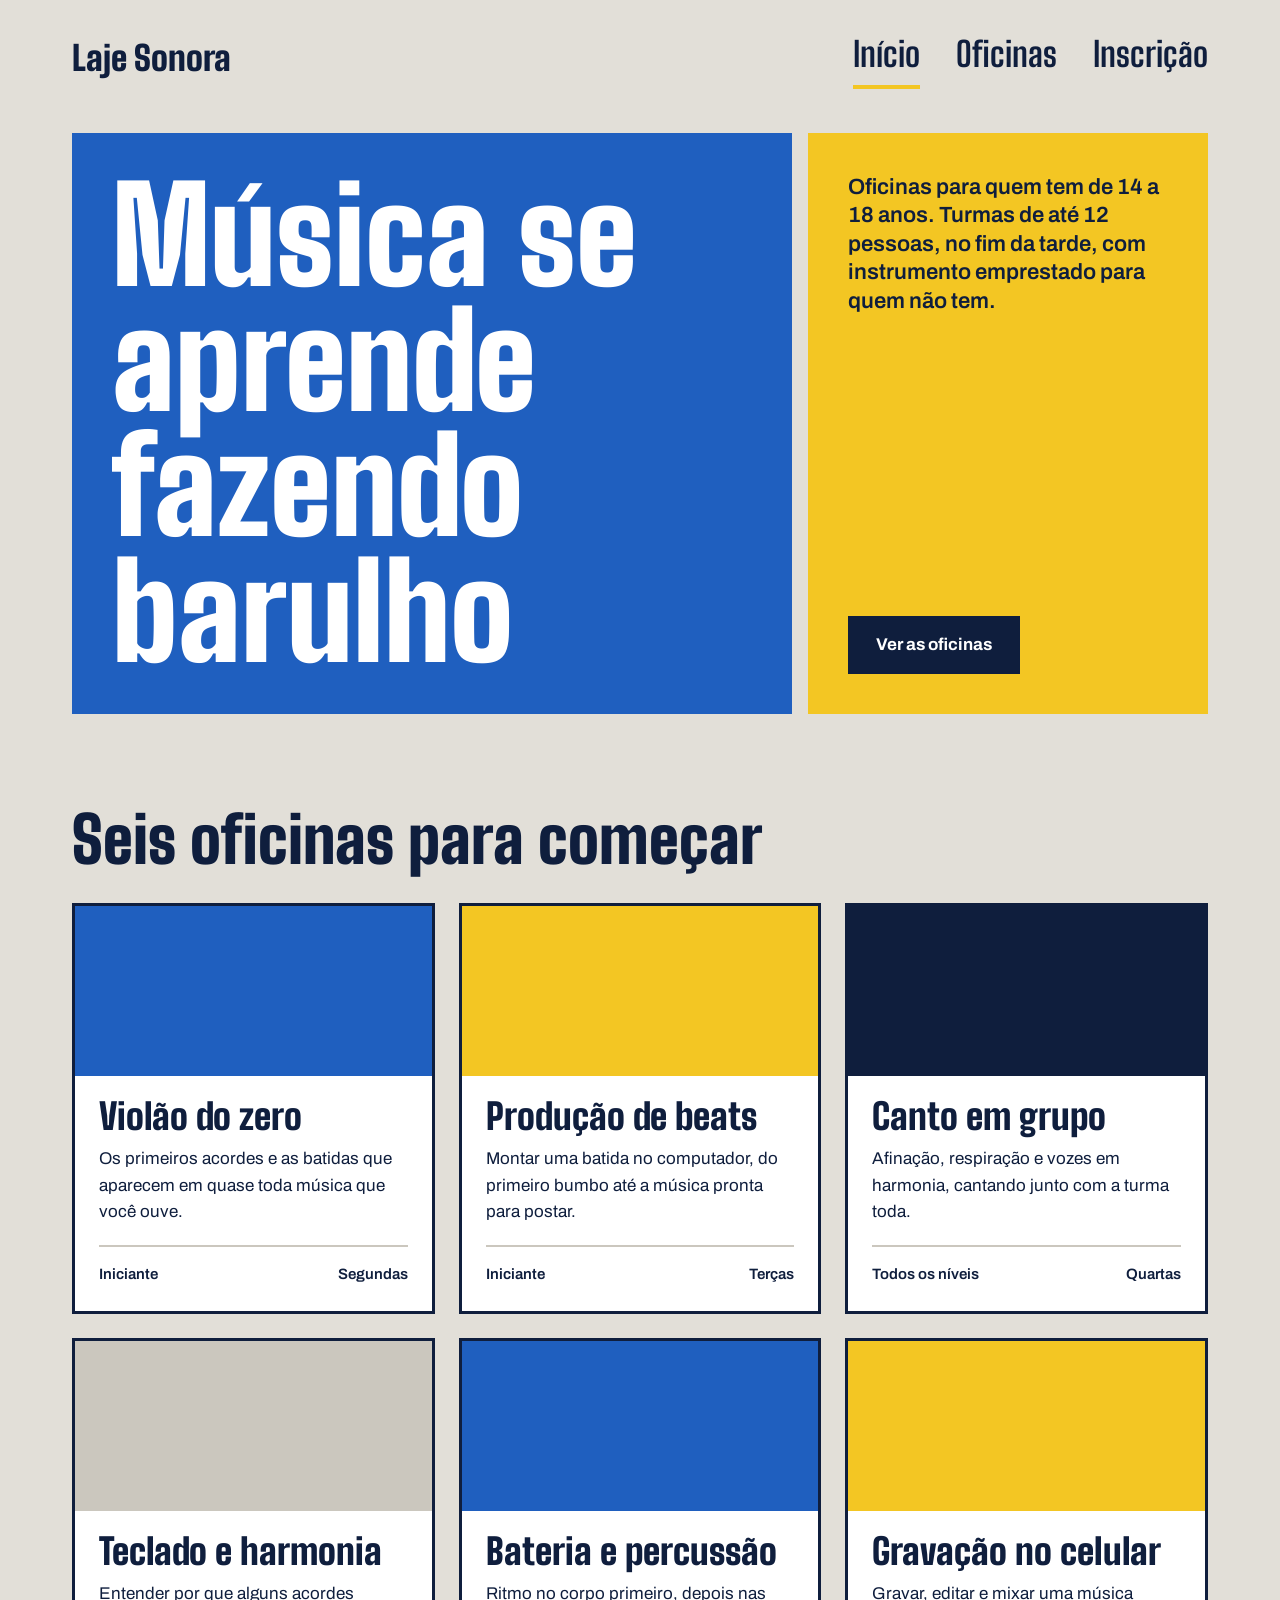
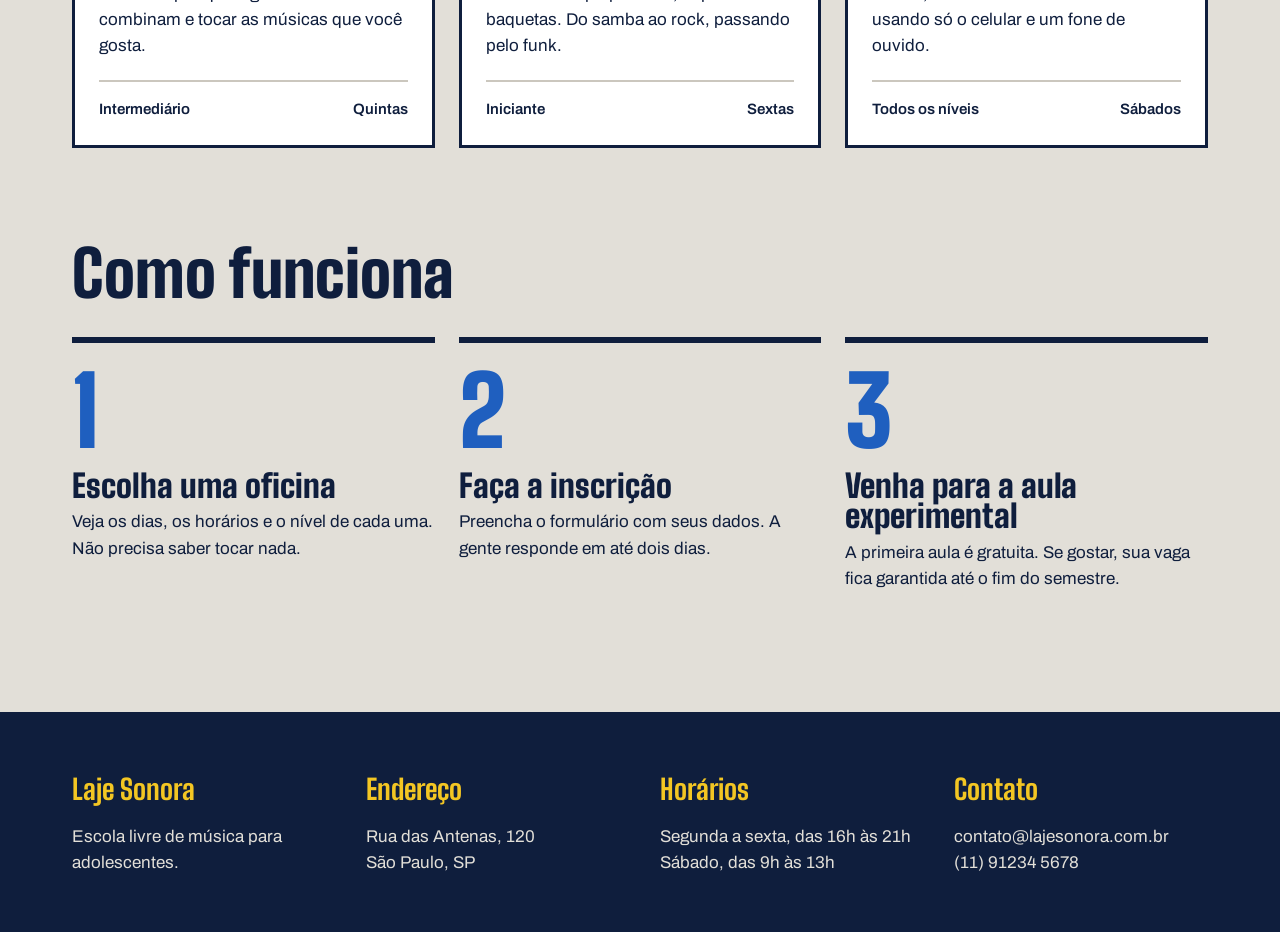
<file: index.html>
<!DOCTYPE html>
<html lang="pt-BR">
<head>
    <meta charset="UTF-8">
    <meta name="viewport" content="width=device-width, initial-scale=1.0">
    <title>Laje Sonora | Início</title>
    <link rel="preconnect" href="https://fonts.googleapis.com">
    <link rel="preconnect" href="https://fonts.gstatic.com" crossorigin>
    <link href="https://fonts.googleapis.com/css2?family=Archivo:ital,wght@0,100..900;1,100..900&family=Big+Shoulders:opsz,wght@10..72,100..900&display=swap" rel="stylesheet">
    <link rel="stylesheet" href="index.css">
</head>

<body>
<header class="conteudo topo">
    <a class="logo" href="index.html">Laje Sonora</a>

    <nav class="menu">
        <a href="./index.html" class="atual">Início</a>
        <a href="./oficinas.html">Oficinas</a>
        <a href="./inscricao.html">Inscrição</a>
    </nav>
</header>

<main>
    <section class="conteudo cartazes">
        <div class="cartaz cartaz-principal">
            <h1>
                Música se aprende fazendo barulho
            </h1>
        </div>
        <div class="cartaz cartaz-lateral">
            <p>Oficinas para quem tem de 14 a 18 anos. Turmas de até 12 pessoas, no fim da tarde, com instrumento emprestado para quem não tem.</p>
            <a href="oficinas.html" class="botao">Ver as oficinas</a>
        </div>
    </section>

    <section class="conteudo secao">
        <h2 class="titulo-secao">
            Seis oficinas para começar
        </h2>
        <div class="cards">
            <article class="card">
                <div class="foto foto-azul"></div>
                <div class="card-texto">
                    <h3>
                        Violão do zero
                    </h3>
                    <p>Os primeiros acordes e as batidas que aparecem em quase toda música que você ouve.</p>
                    <div class="card-info">
                        <span>Iniciante</span>
                        <span>Segundas</span>
                    </div>
                </div>
            </article>

            <article class="card">
                <div class="foto foto-amarela"></div>
                <div class="card-texto">
                    <h3>
                        Produção de beats
                    </h3>
                    <p>Montar uma batida no computador, do primeiro bumbo até a música pronta para postar.</p>
                    <div class="card-info">
                        <span>Iniciante</span>
                        <span>Terças</span>
                    </div>
                </div>
            </article>

            <article class="card">
                <div class="foto foto-tinta"></div>
                <div class="card-texto">
                    <h3>
                        Canto em grupo
                    </h3>
                    <p>Afinação, respiração e vozes em harmonia, cantando junto com a turma toda.</p>
                    <div class="card-info">
                        <span>Todos os níveis</span>
                        <span>Quartas</span>
                    </div>
                </div>
            </article>

            <article class="card">
                <div class="foto"></div>
                <div class="card-texto">
                    <h3>
                        Teclado e harmonia
                    </h3>
                    <p>Entender por que alguns acordes combinam e tocar as músicas que você gosta.</p>
                    <div class="card-info">
                        <span>Intermediário</span>
                        <span>Quintas</span>
                    </div>
                </div>
            </article>

            <article class="card">
                <div class="foto foto-azul"></div>
                <div class="card-texto">
                    <h3>
                        Bateria e percussão
                    </h3>
                    <p>Ritmo no corpo primeiro, depois nas baquetas. Do samba ao rock, passando pelo funk.</p>
                    <div class="card-info">
                        <span>Iniciante</span>
                        <span>Sextas</span>
                    </div>
                </div>
            </article>

            <article class="card">
                <div class="foto foto-amarela"></div>
                <div class="card-texto">
                    <h3>
                        Gravação no celular
                    </h3>
                    <p>Gravar, editar e mixar uma música usando só o celular e um fone de ouvido.</p>
                    <div class="card-info">
                        <span>Todos os níveis</span>
                        <span>Sábados</span>
                    </div>
                </div>
            </article>
        </div>
    </section>

    <section class="conteudo secao">
        <h2 class="titulo-secao">
            Como funciona
        </h2>
        <div class="passos">
            <div class="passo">
                <p class="passo-numero">1</p>
                <h3>
                    Escolha uma oficina
                </h3>
                <p>Veja os dias, os horários e o nível de cada uma. Não precisa saber tocar nada.</p>
            </div>
            <div class="passo">
                <p class="passo-numero">2</p>
                <h3>
                    Faça a inscrição
                </h3>
                <p>Preencha o formulário com seus dados. A gente responde em até dois dias.</p>
            </div>
            <div class="passo">
                <p class="passo-numero">3</p>
                <h3>
                    Venha para a aula experimental
                </h3>
                <p>A primeira aula é gratuita. Se gostar, sua vaga fica garantida até o fim do semestre.</p>
            </div>
        </div>
    </section>
</main>

<footer class="rodape">
    <div class="conteudo rodape-colunas">
        <div class="rodape-coluna">
            <h4>
                Laje Sonora
            </h4>
            <p>Escola livre de música para adolescentes.</p>
        </div>
        <div class="rodape-coluna">
            <h4>
                Endereço
            </h4>
            <p>Rua das Antenas, 120 <br> São Paulo, SP</p>
        </div>
        <div class="rodape-coluna">
            <h4>
                Horários
            </h4>
            <p>Segunda a sexta, das 16h às 21h <br> Sábado, das 9h às 13h</p>
        </div>
        <div class="rodape-coluna">
            <h4>
                Contato
            </h4>
            <p>contato@lajesonora.com.br <br> (11) 91234 5678</p>
        </div>
    </div>
</footer>
</body>
</html>
</file>
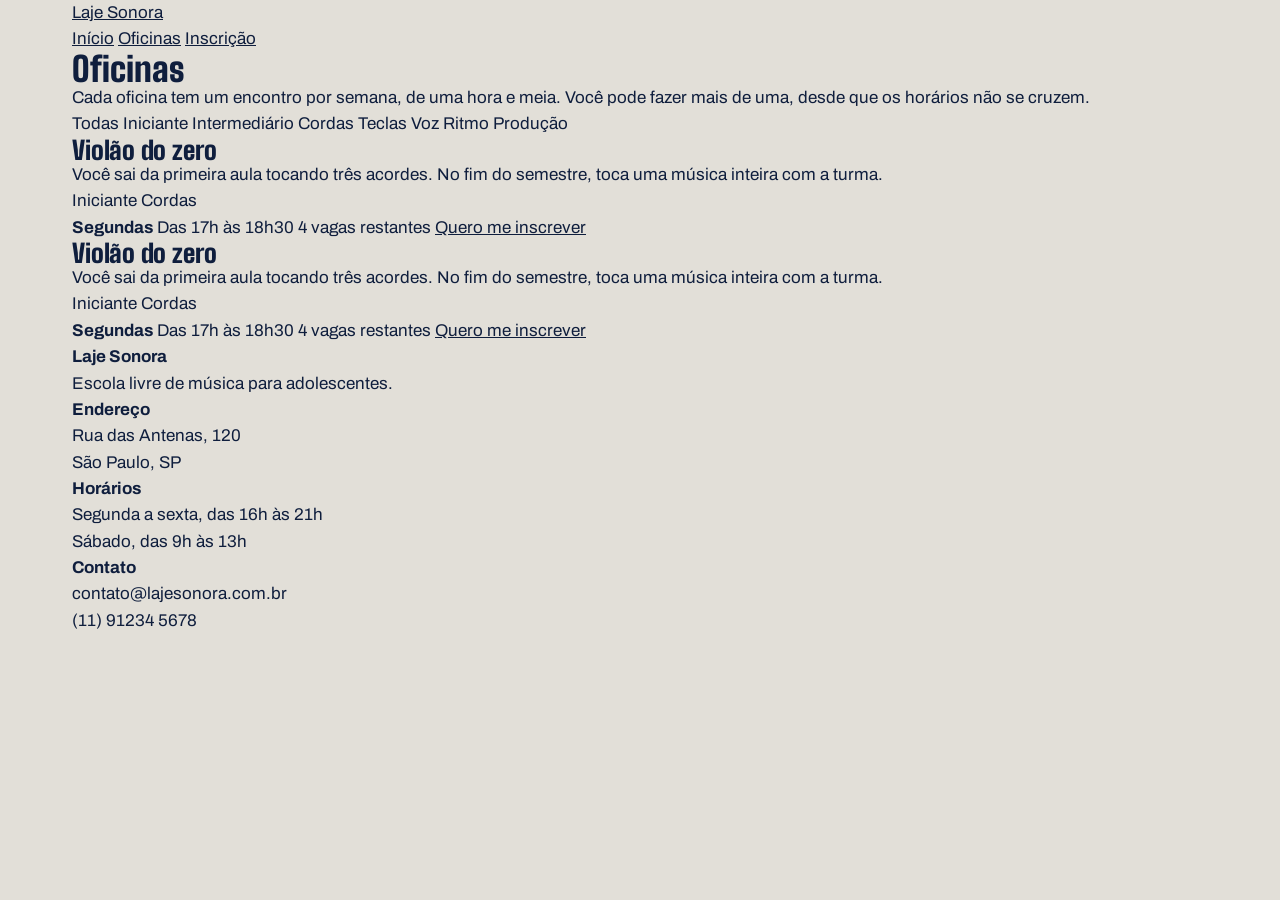
<file: oficinas.html>
<!DOCTYPE html>
<html lang="pt-BR">
<head>
    <meta charset="UTF-8">
    <meta name="viewport" content="width=device-width, initial-scale=1.0">
    <title>Laje Sonora | Oficinas</title>
    <link rel="preconnect" href="https://fonts.googleapis.com">
    <link rel="preconnect" href="https://fonts.gstatic.com" crossorigin>
    <link href="https://fonts.googleapis.com/css2?family=Archivo:ital,wght@0,100..900;1,100..900&family=Big+Shoulders:opsz,wght@10..72,100..900&display=swap" rel="stylesheet">
    <link rel="stylesheet" href="oficinas.css">
</head>

<body>
<header class="conteudo topo">
    <a class="logo" href="index.html">Laje Sonora</a>

    <nav class="menu">
        <a href="./index.html" >Início</a>
        <a href="oficinas.html" class="atual">Oficinas</a>
        <a href="inscricao.html">Inscrição</a>
    </nav>
</header>

<main class="conteudo">
    <h1 class="titulo-pagina">Oficinas</h1>
    <p class="subtitulo-pagina">Cada oficina tem um encontro por semana, de uma hora e meia. Você pode fazer mais de uma, desde que os horários não se cruzem.</p>

    <div class="filtros">
        <span class="filtro" class="ativo">Todas</span>
        <span class="filtro">Iniciante</span>
        <span class="filtro">Intermediário</span>
        <span class="filtro">Cordas</span>
        <span class="filtro">Teclas</span>
        <span class="filtro">Voz</span>
        <span class="filtro">Ritmo</span>
        <span class="filtro">Produção</span>
    </div>

    <div class="lista">
        <article class="oficina">
            <div class="foto-foto-azul">

                <div class="oficina-texto">
                    <h2>Violão do zero</h2>
                    <p>Você sai da primeira aula tocando três acordes. No fim do semestre, toca uma música inteira com a turma.</p>
                    <div class="etiquetas">
                        <span class="etiqueta">Iniciante</span>
                        <span class="etiqueta">Cordas</span>
                    </div>

                    <div class="oficina-detalhes">
                        <strong>Segundas</strong>
                        <span>Das 17h às 18h30</span>
                        <span>4 vagas restantes</span>
                        <a href="./inscricao.html">Quero me inscrever</a>
                    </div>
                </div>
            </div>
        </article>
    </div>


     <div class="lista">
        <article class="oficina">
            <div class="foto-foto-azul">

                <div class="oficina-texto">
                    <h2>Violão do zero</h2>
                    <p>Você sai da primeira aula tocando três acordes. No fim do semestre, toca uma música inteira com a turma.</p>
                    <div class="etiquetas">
                        <span class="etiqueta">Iniciante</span>
                        <span class="etiqueta">Cordas</span>
                    </div>

                    <div class="oficina-detalhes">
                        <strong>Segundas</strong>
                        <span>Das 17h às 18h30</span>
                        <span>4 vagas restantes</span>
                        <a href="./inscricao.html">Quero me inscrever</a>
                    </div>
                </div>
            </div>
        </article>
    </div>
    
</main>

<footer class="rodape">
    <div class="conteudo rodape-colunas">
        <div class="rodape-coluna">
            <h4>
                Laje Sonora
            </h4>
            <p>Escola livre de música para adolescentes.</p>
        </div>
        <div class="rodape-coluna">
            <h4>
                Endereço
            </h4>
            <p>Rua das Antenas, 120 <br> São Paulo, SP</p>
        </div>
        <div class="rodape-coluna">
            <h4>
                Horários
            </h4>
            <p>Segunda a sexta, das 16h às 21h <br> Sábado, das 9h às 13h</p>
        </div>
        <div class="rodape-coluna">
            <h4>
                Contato
            </h4>
            <p>contato@lajesonora.com.br <br> (11) 91234 5678</p>
        </div>
    </div>
</footer>
</body>
</html>
</file>
<file: index.css>
* {
    margin: 0;
    padding: 0;
    box-sizing: border-box;
}

:root {
    --concreto: #E2DFD8;
    --concreto-escuro: #CBC7BE;
    --tinta: #0F1E3D;
    --caixa-dagua: #1F5FBF;
    --fita: #F3C623;
    --branco: #FFFFFF;

    --fonte-cartaz: "Big Shoulders", "Arial Narrow", sans-serif;
    --fonte-texto: "Archivo", Arial, sans-serif;
}

body {
    background-color: var(--concreto);
    color: var(--tinta);
    font-family: var(--fonte-texto);
    font-size: 17px;
    line-height: 1.55;
}

a {
    color: inherit;
}

h1,h2,h3 {
    font-family: var(--fonte-cartaz);
    font-weight: 900;
    line-height: 0.95;
}

.conteudo {
    max-width: 1200px;
    margin-inline: auto;
    padding-inline: 32px;
}

.topo {
    padding-block: 28px;
    display: flex;
    justify-content: space-between;
    align-items: center;
    font-family: var(--fonte-cartaz);
    font-size: 34px;
    font-weight: 900;
}

.logo {
    font-family: var(--fonte-cartaz);
    font-size: 34px;
    font-weight: 900;
    text-decoration: none;
}

.menu {
    display: flex;
    gap: 36px;
}

.menu a {
    font-weight: 600;
    text-decoration: none;
    padding-bottom: 4px;
    border-bottom: 4px solid transparent;
}

.menu a:hover {
    border-bottom-color: var(--tinta) ;
}

.menu a.atual {
    border-bottom-color: var(--fita) ;
}

.cartazes {
    margin-top: 16px;
    display: flex;
    gap: 16px;
}

.cartaz {
    padding: 40px;
}

.cartaz-principal {
    background: var(--caixa-dagua);
    color: var(--branco);
    flex: 2;
}

h1 {
    font-size: 132px;
    max-width: 9ch;
}

.cartaz-lateral {
    background: var(--fita);
    flex: 1;
    display: flex;
    flex-direction: column;
    justify-content: space-between;
    gap: 32px;
    align-items: flex-start;

    p{
        font-size: 22px;
        font-weight: 600;
        line-height: 1.3;
    }
}

.botao {
    display: inline-block;
    background: var(--tinta);
    color: var(--branco);
    font-weight: 700;
    text-decoration: none;
    padding: 16px 28px;
    border: none;
    font-family: var(--fonte-texto);
    font-size: 17px;
    cursor: pointer;
}

.botao:hover {
    background: var(--caixa-dagua);
}

.secao {
    margin-top: 96px;
}

.titulo-secao {
    font-size: 64px;
    margin-bottom: 32px;
}

.cards {
    display: flex;
    flex-wrap: wrap;
    gap: 24px
}
.card {
    background: var(--branco);
    border: 3px solid var(--tinta);
    flex: 1 1 340px;
}

.card .foto {
    height: 170px;
}

.foto {
    background: var(--concreto-escuro);
}

.foto-azul {
    background: var(--caixa-dagua);
}

.foto-amarela {
    background: var(--fita);
}

.foto-tinta {
    background: var(--tinta);
}

.card-texto {
    padding: 24px;
}

.card h3 {
    font-size: 36px;
    margin-bottom: 12px;
}

.card-info {
    margin-top: 20px;
    padding-top: 16px;
    border-top: 2px solid var(--concreto-escuro);
    font-weight: 600;
    font-size: 15px;
    display: flex;
    justify-content: space-between;
}

.passos {
    display: flex;
    gap: 24px;
}

.passo {
    border-top: 6px solid var(--tinta);
    padding-top: 20px;
    flex: 1;
}

.passo-numero {
    font-family: var(--fonte-cartaz);
    font-size: 96px;
    font-weight: 900;
    line-height: 1;
    color: var(--caixa-dagua);
}

.passo h3 {
    font-size: 32px;
    margin-block: 12px 8px;
}

.rodape {
    margin-top: 120px;
    background: var(--tinta);
    color: var(--concreto);
    padding-block: 56px;
}

.rodape-colunas {
    display: flex;
    gap: 40px;
}

.rodape-coluna {
    flex: 1;
}

.rodape h4 {
    font-family: var(--fonte-cartaz);
    font-size: 28px;
    color: var(--fita);
    margin-bottom: 12px;
}
</file>
<file: oficinas.css>
* {
    margin: 0;
    padding: 0;
    box-sizing: border-box;
}

:root {
    --concreto: #E2DFD8;
    --concreto-escuro: #CBC7BE;
    --tinta: #0F1E3D;
    --caixa-dagua: #1F5FBF;
    --fita: #F3C623;
    --branco: #FFFFFF;

    --fonte-cartaz: "Big Shoulders", "Arial Narrow", sans-serif;
    --fonte-texto: "Archivo", Arial, sans-serif;
}

body {
    background-color: var(--concreto);
    color: var(--tinta);
    font-family: var(--fonte-texto);
    font-size: 17px;
    line-height: 1.55;
}

a {
    color: inherit;
}

h1,h2,h3 {
    font-family: var(--fonte-cartaz);
    font-weight: 900;
    line-height: 0.95;
}

.conteudo {
    max-width: 1200px;
    margin-inline: auto;
    padding-inline: 32px;
}
</file>
